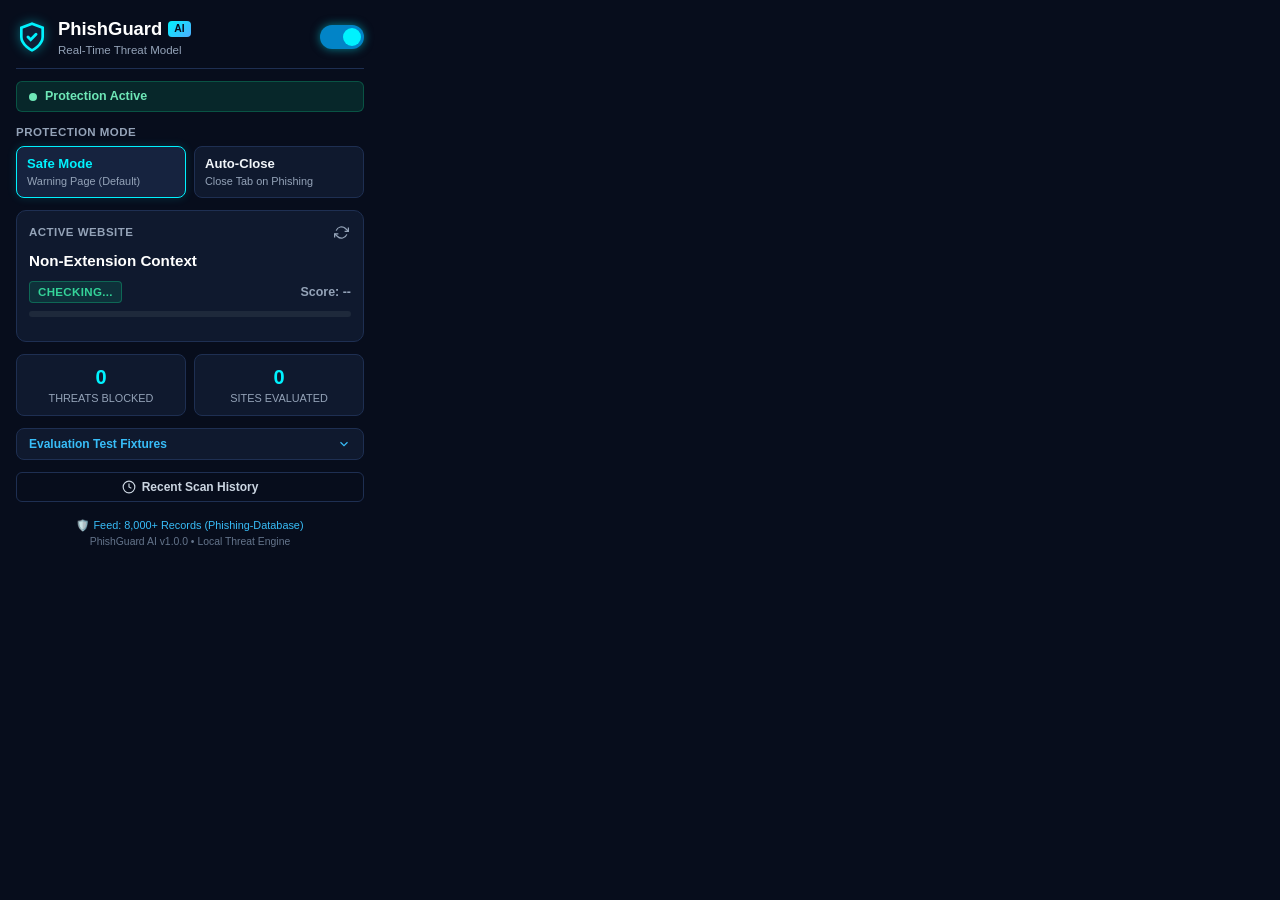
<file: phishguard-ai-extension/popup.html>
<!DOCTYPE html>
<html lang="en">
<head>
  <meta charset="UTF-8">
  <meta name="viewport" content="width=device-width, initial-scale=1.0">
  <title>PhishGuard AI</title>
  <link rel="stylesheet" href="popup.css">
</head>
<body>
  <div class="popup-container">
    <!-- Top Bar: Logo & Master Switch -->
    <header class="popup-header">
      <div class="brand">
        <svg class="brand-logo" viewBox="0 0 24 24" fill="none" stroke="currentColor">
          <path d="M12 22s8-4 8-10V5l-8-3-8 3v7c0 6 8 10 8 10z" fill="#0f1f38" stroke="#00f2fe" stroke-width="2"/>
          <path d="m9 12 2 2 4-4" stroke="#00f2fe" stroke-width="2.2" stroke-linecap="round"/>
        </svg>
        <div>
          <h1 class="brand-title">PhishGuard <span class="ai-pill">AI</span></h1>
          <p class="brand-sub">Real-Time Threat Model</p>
        </div>
      </div>

      <!-- Master Protection Toggle -->
      <label class="switch" title="Toggle Real-Time Protection">
        <input type="checkbox" id="toggleMasterProtection" checked>
        <span class="slider round"></span>
      </label>
    </header>

    <!-- Protection Status Bar -->
    <div id="statusBanner" class="status-banner status-active">
      <span class="status-dot"></span>
      <span id="statusText">Protection Active</span>
    </div>

    <!-- Protection Mode Selector -->
    <section class="mode-section">
      <div class="section-label">Protection Mode</div>
      <div class="mode-selector">
        <label class="mode-pill" id="labelSafeMode">
          <input type="radio" name="protectionMode" id="radioSafeMode" value="safe" checked>
          <span class="pill-content">
            <strong>Safe Mode</strong>
            <small>Warning Page (Default)</small>
          </span>
        </label>
        <label class="mode-pill" id="labelAutoClose">
          <input type="radio" name="protectionMode" id="radioAutoClose" value="auto_close">
          <span class="pill-content">
            <strong>Auto-Close</strong>
            <small>Close Tab on Phishing</small>
          </span>
        </label>
      </div>
    </section>

    <!-- Active Tab Inspection Card -->
    <section class="current-site-card">
      <div class="card-header">
        <span class="section-label">Active Website</span>
        <button id="btnRescan" class="icon-btn" title="Scan Website Again">
          <svg viewBox="0 0 24 24" fill="none" stroke="currentColor" stroke-width="2">
            <polyline points="23 4 23 10 17 10"/>
            <polyline points="1 20 1 14 7 14"/>
            <path d="M3.51 9a9 9 0 0 1 14.85-3.36L23 10M1 14l4.64 4.36A9 9 0 0 0 20.49 15"/>
          </svg>
        </button>
      </div>

      <div class="site-hostname" id="activeHostname">Detecting...</div>

      <!-- Risk Level & Score Badge -->
      <div class="assessment-row">
        <span id="activeRiskBadge" class="badge badge-low">Checking...</span>
        <span class="risk-score-display" id="activeScoreDisplay">Score: --</span>
      </div>

      <!-- Score Bar -->
      <div class="score-bar-bg">
        <div id="scoreBarFill" class="score-bar-fill" style="width: 0%;"></div>
      </div>

      <!-- Indicators Summary -->
      <div id="activeIndicatorsContainer" class="indicators-container">
        <!-- Rendered by popup.js -->
      </div>
    </section>

    <!-- Quick Stats Metric Cards -->
    <div class="stats-grid">
      <div class="stat-card">
        <div class="stat-value" id="statBlocked">0</div>
        <div class="stat-label">Threats Blocked</div>
      </div>
      <div class="stat-card">
        <div class="stat-value" id="statScanned">0</div>
        <div class="stat-label">Sites Evaluated</div>
      </div>
    </div>

    <!-- Demonstration Test Fixtures Accordion (College Evaluation Mode) -->
    <div class="demo-section">
      <button id="btnToggleDemo" class="demo-toggle-btn">
        <span>Evaluation Test Fixtures</span>
        <svg class="chevron" id="demoChevron" viewBox="0 0 24 24" fill="none" stroke="currentColor" stroke-width="2">
          <polyline points="6 9 12 15 18 9"/>
        </svg>
      </button>

      <div id="demoPanel" class="demo-panel hidden">
        <p class="demo-desc">Use safe, reserved test domains to demonstrate detection and tab-closing without visiting real malware:</p>
        <div class="demo-buttons">
          <button class="btn-demo" data-url="http://phishing-test.example">
            <span class="tag tag-red">Confirmed</span> phishing-test.example
          </button>
          <button class="btn-demo" data-url="http://bank-verify-security.test">
            <span class="tag tag-red">Confirmed</span> bank-verify-security.test
          </button>
          <button class="btn-demo" data-url="http://suspicious-deals.xyz">
            <span class="tag tag-yellow">Suspicious</span> suspicious-deals.xyz
          </button>
          <button class="btn-demo" data-url="http://safe-demo.example">
            <span class="tag tag-green">Safe</span> safe-demo.example
          </button>
          <button class="btn-demo" data-url="http://unavailable-service.example">
            <span class="tag tag-gray">Outage</span> unavailable-service.example
          </button>
        </div>
      </div>
    </div>

    <!-- History View Button & Drawer -->
    <div class="history-actions">
      <button id="btnToggleHistory" class="btn-outline">
        <svg viewBox="0 0 24 24" fill="none" stroke="currentColor" stroke-width="2">
          <circle cx="12" cy="12" r="10"/>
          <polyline points="12 6 12 12 16 14"/>
        </svg>
        Recent Scan History
      </button>
    </div>

    <!-- History Panel -->
    <div id="historyPanel" class="history-panel hidden">
      <div class="history-header">
        <h3>Recent Scans</h3>
        <button id="btnClearHistory" class="btn-text-danger">Clear</button>
      </div>
      <div id="historyList" class="history-list">
        <p class="empty-text">No scans recorded yet.</p>
      </div>
    </div>

    <!-- Footer -->
    <footer class="popup-footer">
      <div style="color: #38bdf8; font-size: 0.68rem; margin-bottom: 2px;">
        🛡️ Feed: 8,000+ Records (Phishing-Database)
      </div>
      <span>PhishGuard AI v1.0.0 &bull; Local Threat Engine</span>
    </footer>
  </div>

  <script src="phishing_db.js"></script>
  <script src="storage.js"></script>
  <script src="detector.js"></script>
  <script src="popup.js"></script>
</body>
</html>
</file>
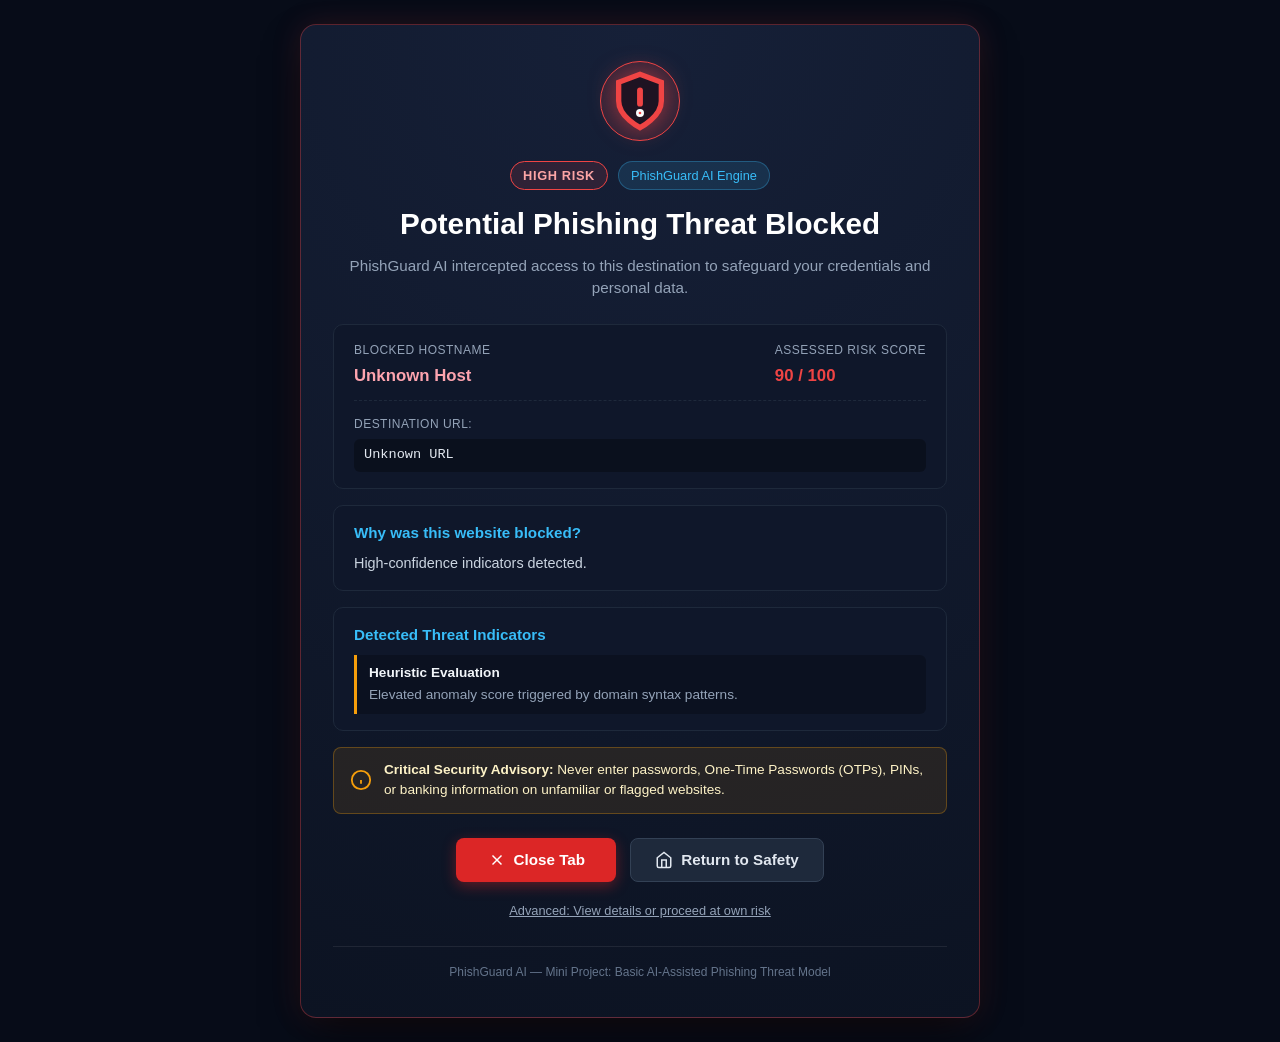
<file: phishguard-ai-extension/warning.html>
<!DOCTYPE html>
<html lang="en">
<head>
  <meta charset="UTF-8">
  <meta name="viewport" content="width=device-width, initial-scale=1.0">
  <title>PhishGuard AI — Potential Phishing Threat Blocked</title>
  <link rel="stylesheet" href="warning.css">
</head>
<body>
  <div class="warning-container">
    <!-- Header with Cyber Shield Warning Icon -->
    <div class="shield-container">
      <div class="pulse-ring"></div>
      <svg class="warning-shield" viewBox="0 0 24 24" fill="none" stroke="currentColor">
        <path d="M12 22s8-4 8-10V5l-8-3-8 3v7c0 6 8 10 8 10z" fill="#1e1322" stroke="#ef4444" stroke-width="2"/>
        <line x1="12" y1="8" x2="12" y2="13" stroke="#ef4444" stroke-width="2.2" stroke-linecap="round"/>
        <circle cx="12" cy="16.5" r="1" fill="#ef4444"/>
      </svg>
    </div>

    <div class="header-text">
      <div class="badge-row">
        <span id="badgeRiskLevel" class="risk-badge risk-high">High Risk</span>
        <span id="badgeDetectionMethod" class="method-badge">Rule-Based Detection</span>
      </div>
      <h1 id="titleHeader">Potential Phishing Website Blocked</h1>
      <p class="subtitle">PhishGuard AI intercepted access to this destination to safeguard your credentials and personal data.</p>
    </div>

    <!-- Threat Summary Box -->
    <div class="card threat-card">
      <div class="threat-meta">
        <div class="meta-item">
          <span class="meta-label">Blocked Hostname</span>
          <span id="displayHostname" class="meta-value host-highlight">unknown-host.example</span>
        </div>
        <div class="meta-item">
          <span class="meta-label">Assessed Risk Score</span>
          <span id="displayScore" class="meta-value score-highlight">95 / 100</span>
        </div>
      </div>
      <div class="url-row">
        <span class="meta-label">Destination URL:</span>
        <code id="displayUrl" class="url-code">https://...</code>
      </div>
    </div>

    <!-- Why Blocked Rationale -->
    <div class="card rationale-card">
      <h3>Why was this website blocked?</h3>
      <p id="displayReason" class="reason-text">The site triggered multiple high-confidence indicators characteristic of credential harvesting portals.</p>
    </div>

    <!-- Detected Indicators List -->
    <div class="card indicators-card">
      <h3>Detected Threat Indicators</h3>
      <ul id="indicatorsList" class="indicators-list">
        <!-- Rendered dynamically by warning.js -->
      </ul>
    </div>

    <!-- Critical Security Advisory -->
    <div class="advisory-banner">
      <svg class="info-icon" viewBox="0 0 24 24" fill="none" stroke="currentColor" stroke-width="2">
        <circle cx="12" cy="12" r="10"/>
        <line x1="12" y1="16" x2="12" y2="12"/>
        <line x1="12" y1="8" x2="12.01" y2="8"/>
      </svg>
      <div>
        <strong>Critical Security Advisory:</strong> Never enter passwords, One-Time Passwords (OTPs), PINs, or banking information on unfamiliar or flagged websites.
      </div>
    </div>

    <!-- Actions Area -->
    <div class="actions-area">
      <button id="btnCloseTab" class="btn btn-primary">
        <svg viewBox="0 0 24 24" fill="none" stroke="currentColor" stroke-width="2">
          <line x1="18" y1="6" x2="6" y2="18"/>
          <line x1="6" y1="6" x2="18" y2="18"/>
        </svg>
        Close Tab
      </button>

      <button id="btnReturnSafety" class="btn btn-secondary">
        <svg viewBox="0 0 24 24" fill="none" stroke="currentColor" stroke-width="2">
          <path d="M3 9l9-7 9 7v11a2 2 0 0 1-2 2H5a2 2 0 0 1-2-2z"/>
          <polyline points="9 22 9 12 15 12 15 22"/>
        </svg>
        Return to Safety
      </button>
    </div>

    <!-- Advanced Flow for Uncertain / Unconfirmed Sites Only -->
    <div id="advancedSection" class="advanced-section hidden">
      <button id="btnToggleAdvanced" class="link-btn">Advanced: View details or proceed at own risk</button>
      <div id="advancedPanel" class="advanced-panel hidden">
        <p class="override-warning">
          <strong>Warning:</strong> This domain is not confirmed on a blocklist, but exhibited suspicious heuristics. If you are entirely certain this destination is authentic, you may bypass this warning.
        </p>
        <button id="btnProceedAnyway" class="btn btn-danger-outline">Proceed Anyway (Unsafe)</button>
      </div>
    </div>

    <footer class="warning-footer">
      <span>PhishGuard AI — Mini Project: Basic AI-Assisted Phishing Threat Model</span>
    </footer>
  </div>

  <script src="phishing_db.js"></script>
  <script src="storage.js"></script>
  <script src="warning.js"></script>
</body>
</html>
</file>
<file: phishguard-ai-extension/popup.css>
/**
 * PhishGuard AI - Popup Stylesheet
 * Dark navy cybersecurity theme with cyan and blue accents
 */

:root {
  --bg-primary: #070d1c;
  --bg-card: #0f192e;
  --bg-card-sub: #16233f;
  --border-color: #1e2f52;
  --border-subtle: rgba(56, 189, 248, 0.15);
  --text-main: #f8fafc;
  --text-sub: #94a3b8;
  --text-muted: #64748b;
  --cyan: #00f2fe;
  --blue: #38bdf8;
  --danger: #ef4444;
  --danger-bg: rgba(239, 68, 68, 0.15);
  --warning: #f59e0b;
  --warning-bg: rgba(245, 158, 11, 0.15);
  --success: #10b981;
  --success-bg: rgba(16, 185, 129, 0.15);
}

* {
  box-sizing: border-box;
  margin: 0;
  padding: 0;
}

body {
  width: 380px;
  background-color: var(--bg-primary);
  color: var(--text-main);
  font-family: -apple-system, BlinkMacSystemFont, "Segoe UI", Roboto, Helvetica, Arial, sans-serif;
  font-size: 13px;
  line-height: 1.4;
  overflow-x: hidden;
}

.popup-container {
  padding: 16px;
  display: flex;
  flex-direction: column;
  gap: 12px;
}

/* Header */
.popup-header {
  display: flex;
  align-items: center;
  justify-content: space-between;
  padding-bottom: 10px;
  border-bottom: 1px solid var(--border-color);
}

.brand {
  display: flex;
  align-items: center;
  gap: 10px;
}

.brand-logo {
  width: 32px;
  height: 32px;
  flex-shrink: 0;
  filter: drop-shadow(0 0 6px rgba(0, 242, 254, 0.4));
}

.brand-title {
  font-size: 1.15rem;
  font-weight: 700;
  color: #ffffff;
  display: flex;
  align-items: center;
  gap: 6px;
}

.ai-pill {
  font-size: 0.65rem;
  font-weight: 800;
  background: linear-gradient(135deg, #00f2fe, #4facfe);
  color: #070d1c;
  padding: 1px 6px;
  border-radius: 4px;
}

.brand-sub {
  font-size: 0.72rem;
  color: var(--text-sub);
}

/* Master Toggle Switch */
.switch {
  position: relative;
  display: inline-block;
  width: 44px;
  height: 24px;
}

.switch input {
  opacity: 0;
  width: 0;
  height: 0;
}

.slider {
  position: absolute;
  cursor: pointer;
  top: 0;
  left: 0;
  right: 0;
  bottom: 0;
  background-color: #334155;
  transition: .3s;
}

.slider:before {
  position: absolute;
  content: "";
  height: 18px;
  width: 18px;
  left: 3px;
  bottom: 3px;
  background-color: white;
  transition: .3s;
}

input:checked + .slider {
  background-color: #0284c7;
  box-shadow: 0 0 10px rgba(0, 242, 254, 0.5);
}

input:checked + .slider:before {
  transform: translateX(20px);
  background-color: var(--cyan);
}

.slider.round {
  border-radius: 24px;
}

.slider.round:before {
  border-radius: 50%;
}

/* Status Banner */
.status-banner {
  display: flex;
  align-items: center;
  gap: 8px;
  padding: 6px 12px;
  border-radius: 6px;
  font-size: 0.78rem;
  font-weight: 600;
  transition: all 0.2s ease;
}

.status-active {
  background: var(--success-bg);
  color: #6ee7b7;
  border: 1px solid rgba(16, 185, 129, 0.3);
}

.status-disabled {
  background: rgba(148, 163, 184, 0.1);
  color: #cbd5e1;
  border: 1px solid #475569;
}

.status-dot {
  width: 8px;
  height: 8px;
  border-radius: 50%;
  background-color: currentColor;
}

/* Mode Selector */
.mode-section {
  display: flex;
  flex-direction: column;
  gap: 6px;
}

.section-label {
  font-size: 0.72rem;
  font-weight: 600;
  text-transform: uppercase;
  color: var(--text-sub);
  letter-spacing: 0.04em;
}

.mode-selector {
  display: grid;
  grid-template-columns: 1fr 1fr;
  gap: 8px;
}

.mode-pill {
  position: relative;
  cursor: pointer;
  background: var(--bg-card);
  border: 1px solid var(--border-color);
  border-radius: 8px;
  padding: 8px 10px;
  transition: all 0.2s ease;
}

.mode-pill input {
  position: absolute;
  opacity: 0;
}

.pill-content {
  display: flex;
  flex-direction: column;
}

.pill-content strong {
  font-size: 0.82rem;
  color: #f1f5f9;
}

.pill-content small {
  font-size: 0.68rem;
  color: var(--text-sub);
}

.mode-pill.active {
  border-color: var(--cyan);
  background: var(--bg-card-sub);
  box-shadow: 0 0 10px rgba(0, 242, 254, 0.15);
}

.mode-pill.active .pill-content strong {
  color: var(--cyan);
}

/* Active Website Inspection Card */
.current-site-card {
  background: var(--bg-card);
  border: 1px solid var(--border-color);
  border-radius: 10px;
  padding: 12px;
  display: flex;
  flex-direction: column;
  gap: 8px;
}

.card-header {
  display: flex;
  align-items: center;
  justify-content: space-between;
}

.icon-btn {
  background: transparent;
  border: none;
  color: var(--text-sub);
  cursor: pointer;
  padding: 2px;
  display: flex;
  align-items: center;
  transition: color 0.2s ease;
}

.icon-btn svg {
  width: 15px;
  height: 15px;
}

.icon-btn:hover {
  color: var(--cyan);
}

.site-hostname {
  font-size: 0.95rem;
  font-weight: 700;
  color: #ffffff;
  word-break: break-all;
}

.assessment-row {
  display: flex;
  align-items: center;
  justify-content: space-between;
  margin-top: 2px;
}

.badge {
  font-size: 0.72rem;
  font-weight: 700;
  text-transform: uppercase;
  padding: 2px 8px;
  border-radius: 4px;
  letter-spacing: 0.03em;
}

.badge-low {
  background: var(--success-bg);
  color: #34d399;
  border: 1px solid rgba(16, 185, 129, 0.4);
}

.badge-suspicious {
  background: var(--warning-bg);
  color: #fbbf24;
  border: 1px solid rgba(245, 158, 11, 0.4);
}

.badge-high {
  background: var(--danger-bg);
  color: #f87171;
  border: 1px solid rgba(239, 68, 68, 0.4);
}

.badge-exempt {
  background: rgba(148, 163, 184, 0.15);
  color: #cbd5e1;
  border: 1px solid #475569;
}

.risk-score-display {
  font-size: 0.78rem;
  font-weight: 600;
  color: var(--text-sub);
}

/* Score Bar */
.score-bar-bg {
  width: 100%;
  height: 6px;
  background: #1e293b;
  border-radius: 3px;
  overflow: hidden;
}

.score-bar-fill {
  height: 100%;
  background: #10b981;
  transition: width 0.4s ease, background 0.4s ease;
}

.indicators-container {
  display: flex;
  flex-direction: column;
  gap: 4px;
  margin-top: 4px;
}

.indicator-pill {
  font-size: 0.72rem;
  background: rgba(0, 0, 0, 0.3);
  padding: 4px 8px;
  border-radius: 4px;
  border-left: 3px solid var(--danger);
  color: #e2e8f0;
}

.indicator-pill.medium {
  border-left-color: var(--warning);
}

.indicator-pill.low {
  border-left-color: var(--blue);
}

/* Stats Grid */
.stats-grid {
  display: grid;
  grid-template-columns: 1fr 1fr;
  gap: 8px;
}

.stat-card {
  background: var(--bg-card);
  border: 1px solid var(--border-color);
  border-radius: 8px;
  padding: 8px 10px;
  text-align: center;
}

.stat-value {
  font-size: 1.25rem;
  font-weight: 700;
  color: var(--cyan);
}

.stat-label {
  font-size: 0.68rem;
  color: var(--text-sub);
  text-transform: uppercase;
}

/* Evaluation Demo Section */
.demo-section {
  background: var(--bg-card);
  border: 1px solid var(--border-color);
  border-radius: 8px;
  overflow: hidden;
}

.demo-toggle-btn {
  width: 100%;
  background: transparent;
  border: none;
  padding: 8px 12px;
  display: flex;
  align-items: center;
  justify-content: space-between;
  color: var(--blue);
  font-size: 0.75rem;
  font-weight: 600;
  cursor: pointer;
}

.chevron {
  width: 14px;
  height: 14px;
  transition: transform 0.2s ease;
}

.chevron.open {
  transform: rotate(180deg);
}

.demo-panel {
  padding: 8px 12px 12px 12px;
  border-top: 1px solid var(--border-color);
  display: flex;
  flex-direction: column;
  gap: 6px;
}

.demo-desc {
  font-size: 0.68rem;
  color: var(--text-sub);
}

.demo-buttons {
  display: flex;
  flex-direction: column;
  gap: 5px;
}

.btn-demo {
  background: var(--bg-card-sub);
  border: 1px solid var(--border-color);
  color: #cbd5e1;
  padding: 5px 8px;
  border-radius: 6px;
  font-size: 0.72rem;
  text-align: left;
  cursor: pointer;
  display: flex;
  align-items: center;
  gap: 8px;
  transition: all 0.15s ease;
}

.btn-demo:hover {
  background: #1e2f52;
  border-color: var(--blue);
  color: #ffffff;
}

.tag {
  font-size: 0.62rem;
  font-weight: 700;
  padding: 1px 5px;
  border-radius: 3px;
  text-transform: uppercase;
}

.tag-red { background: var(--danger-bg); color: #fca5a5; }
.tag-yellow { background: var(--warning-bg); color: #fcd34d; }
.tag-green { background: var(--success-bg); color: #6ee7b7; }
.tag-gray { background: rgba(148, 163, 184, 0.2); color: #cbd5e1; }

/* History Actions & Panel */
.history-actions {
  display: flex;
}

.btn-outline {
  width: 100%;
  background: transparent;
  border: 1px solid var(--border-color);
  color: #cbd5e1;
  padding: 7px 12px;
  border-radius: 6px;
  font-size: 0.75rem;
  font-weight: 600;
  cursor: pointer;
  display: flex;
  align-items: center;
  justify-content: center;
  gap: 6px;
  transition: all 0.2s ease;
}

.btn-outline svg {
  width: 14px;
  height: 14px;
}

.btn-outline:hover {
  background: var(--bg-card);
  border-color: var(--blue);
  color: #ffffff;
}

.history-panel {
  background: var(--bg-card);
  border: 1px solid var(--border-color);
  border-radius: 8px;
  padding: 10px;
  max-height: 180px;
  overflow-y: auto;
}

.history-header {
  display: flex;
  align-items: center;
  justify-content: space-between;
  margin-bottom: 8px;
  padding-bottom: 4px;
  border-bottom: 1px solid var(--border-color);
}

.history-header h3 {
  font-size: 0.78rem;
  color: var(--text-sub);
}

.btn-text-danger {
  background: none;
  border: none;
  color: #f87171;
  font-size: 0.7rem;
  cursor: pointer;
}

.btn-text-danger:hover {
  text-decoration: underline;
}

.history-list {
  display: flex;
  flex-direction: column;
  gap: 6px;
}

.history-item {
  display: flex;
  align-items: center;
  justify-content: space-between;
  background: rgba(0, 0, 0, 0.2);
  padding: 5px 8px;
  border-radius: 4px;
  font-size: 0.72rem;
}

.history-host {
  color: #f1f5f9;
  font-weight: 500;
  max-width: 170px;
  overflow: hidden;
  text-overflow: ellipsis;
  white-space: nowrap;
}

.history-meta {
  display: flex;
  align-items: center;
  gap: 6px;
}

.empty-text {
  font-size: 0.72rem;
  color: var(--text-muted);
  text-align: center;
  padding: 12px 0;
}

.hidden {
  display: none !important;
}

/* Footer */
.popup-footer {
  text-align: center;
  padding-top: 4px;
  font-size: 0.65rem;
  color: var(--text-muted);
}
</file>
<file: phishguard-ai-extension/warning.css>
/**
 * PhishGuard AI - Warning Page Stylesheet
 * High-impact cybersecurity threat alert styling
 */

:root {
  --bg-primary: #070c18;
  --bg-card: #0f172a;
  --bg-card-border: #1e293b;
  --text-main: #f8fafc;
  --text-muted: #94a3b8;
  --cyan-accent: #00f2fe;
  --blue-accent: #38bdf8;
  --danger: #ef4444;
  --danger-bg: rgba(239, 68, 68, 0.12);
  --danger-border: rgba(239, 68, 68, 0.35);
  --warning: #f59e0b;
  --warning-bg: rgba(245, 158, 11, 0.12);
  --success: #10b981;
}

* {
  box-sizing: border-box;
  margin: 0;
  padding: 0;
}

body {
  background-color: var(--bg-primary);
  color: var(--text-main);
  font-family: -apple-system, BlinkMacSystemFont, "Segoe UI", Roboto, Helvetica, Arial, sans-serif;
  line-height: 1.5;
  display: flex;
  justify-content: center;
  align-items: center;
  min-height: 100vh;
  padding: 24px;
}

.warning-container {
  max-width: 680px;
  width: 100%;
  background: radial-gradient(circle at top center, #162038 0%, #0c1322 100%);
  border: 1px solid var(--danger-border);
  border-radius: 16px;
  padding: 36px 32px;
  box-shadow: 0 20px 45px -10px rgba(0, 0, 0, 0.7), 0 0 30px rgba(239, 68, 68, 0.15);
}

.shield-container {
  position: relative;
  width: 80px;
  height: 80px;
  margin: 0 auto 20px auto;
  display: flex;
  align-items: center;
  justify-content: center;
}

.warning-shield {
  width: 64px;
  height: 64px;
  z-index: 2;
  filter: drop-shadow(0 0 12px rgba(239, 68, 68, 0.6));
}

.pulse-ring {
  position: absolute;
  width: 80px;
  height: 80px;
  border-radius: 50%;
  background: var(--danger-bg);
  border: 1px solid var(--danger);
  animation: pulse 2s infinite ease-in-out;
  z-index: 1;
}

@keyframes pulse {
  0% { transform: scale(0.9); opacity: 0.8; }
  50% { transform: scale(1.15); opacity: 0.3; }
  100% { transform: scale(0.9); opacity: 0.8; }
}

.header-text {
  text-align: center;
  margin-bottom: 24px;
}

.badge-row {
  display: flex;
  justify-content: center;
  gap: 10px;
  margin-bottom: 12px;
}

.risk-badge {
  font-size: 0.8rem;
  font-weight: 700;
  text-transform: uppercase;
  letter-spacing: 0.05em;
  padding: 4px 12px;
  border-radius: 9999px;
}

.risk-high {
  background: var(--danger-bg);
  color: #fca5a5;
  border: 1px solid var(--danger);
}

.risk-suspicious {
  background: var(--warning-bg);
  color: #fcd34d;
  border: 1px solid var(--warning);
}

.method-badge {
  font-size: 0.8rem;
  background: rgba(56, 189, 248, 0.12);
  color: var(--blue-accent);
  border: 1px solid rgba(56, 189, 248, 0.3);
  padding: 4px 12px;
  border-radius: 9999px;
}

h1 {
  font-size: 1.85rem;
  font-weight: 700;
  color: #ffffff;
  margin-bottom: 8px;
}

.subtitle {
  color: var(--text-muted);
  font-size: 0.95rem;
}

.card {
  background: var(--bg-card);
  border: 1px solid var(--bg-card-border);
  border-radius: 10px;
  padding: 16px 20px;
  margin-bottom: 16px;
}

.threat-meta {
  display: flex;
  justify-content: space-between;
  gap: 16px;
  margin-bottom: 12px;
  flex-wrap: wrap;
}

.meta-item {
  display: flex;
  flex-direction: column;
}

.meta-label {
  font-size: 0.75rem;
  color: var(--text-muted);
  text-transform: uppercase;
  letter-spacing: 0.04em;
  margin-bottom: 4px;
}

.meta-value {
  font-size: 1.05rem;
  font-weight: 600;
}

.host-highlight {
  color: #fda4af;
  word-break: break-all;
}

.score-highlight {
  color: var(--danger);
}

.url-row {
  border-top: 1px dashed var(--bg-card-border);
  padding-top: 10px;
  word-break: break-all;
}

.url-code {
  display: block;
  font-family: ui-monospace, SFMono-Regular, Menlo, Monaco, Consolas, monospace;
  font-size: 0.85rem;
  color: #e2e8f0;
  margin-top: 4px;
  background: rgba(0, 0, 0, 0.3);
  padding: 6px 10px;
  border-radius: 6px;
}

.rationale-card h3,
.indicators-card h3 {
  font-size: 0.95rem;
  color: var(--blue-accent);
  margin-bottom: 8px;
  font-weight: 600;
}

.reason-text {
  font-size: 0.9rem;
  color: #cbd5e1;
}

.indicators-list {
  list-style: none;
  display: flex;
  flex-direction: column;
  gap: 8px;
}

.indicator-item {
  display: flex;
  align-items: flex-start;
  gap: 10px;
  font-size: 0.85rem;
  background: rgba(0, 0, 0, 0.25);
  border-left: 3px solid var(--danger);
  padding: 8px 12px;
  border-radius: 0 6px 6px 0;
}

.indicator-item.medium {
  border-left-color: var(--warning);
}

.indicator-item.low {
  border-left-color: var(--blue-accent);
}

.indicator-content strong {
  display: block;
  color: #f1f5f9;
  margin-bottom: 2px;
}

.indicator-content span {
  color: var(--text-muted);
}

.advisory-banner {
  display: flex;
  align-items: center;
  gap: 12px;
  background: rgba(245, 158, 11, 0.1);
  border: 1px solid rgba(245, 158, 11, 0.3);
  border-radius: 8px;
  padding: 12px 16px;
  font-size: 0.85rem;
  color: #fef3c7;
  margin-bottom: 24px;
}

.info-icon {
  width: 22px;
  height: 22px;
  flex-shrink: 0;
  stroke: var(--warning);
}

.actions-area {
  display: flex;
  gap: 14px;
  justify-content: center;
  margin-bottom: 16px;
}

.btn {
  display: inline-flex;
  align-items: center;
  justify-content: center;
  gap: 8px;
  padding: 12px 24px;
  font-size: 0.95rem;
  font-weight: 600;
  border-radius: 8px;
  border: none;
  cursor: pointer;
  transition: all 0.2s ease;
  min-width: 160px;
}

.btn svg {
  width: 18px;
  height: 18px;
}

.btn-primary {
  background: #dc2626;
  color: #ffffff;
  box-shadow: 0 4px 14px rgba(220, 38, 38, 0.4);
}

.btn-primary:hover {
  background: #b91c1c;
  transform: translateY(-1px);
}

.btn-secondary {
  background: #1e293b;
  color: #e2e8f0;
  border: 1px solid #334155;
}

.btn-secondary:hover {
  background: #334155;
  color: #ffffff;
}

.advanced-section {
  text-align: center;
  margin-top: 14px;
}

.link-btn {
  background: none;
  border: none;
  color: var(--text-muted);
  font-size: 0.8rem;
  text-decoration: underline;
  cursor: pointer;
}

.link-btn:hover {
  color: #e2e8f0;
}

.advanced-panel {
  margin-top: 12px;
  background: rgba(0, 0, 0, 0.35);
  border: 1px solid #334155;
  border-radius: 8px;
  padding: 14px;
  text-align: left;
}

.override-warning {
  font-size: 0.8rem;
  color: #fca5a5;
  margin-bottom: 10px;
}

.btn-danger-outline {
  background: transparent;
  border: 1px solid #ef4444;
  color: #fca5a5;
  padding: 8px 16px;
  font-size: 0.85rem;
}

.btn-danger-outline:hover {
  background: var(--danger-bg);
}

.hidden {
  display: none !important;
}

.warning-footer {
  text-align: center;
  margin-top: 24px;
  padding-top: 16px;
  border-top: 1px solid rgba(255, 255, 255, 0.08);
  font-size: 0.75rem;
  color: #64748b;
}
</file>
